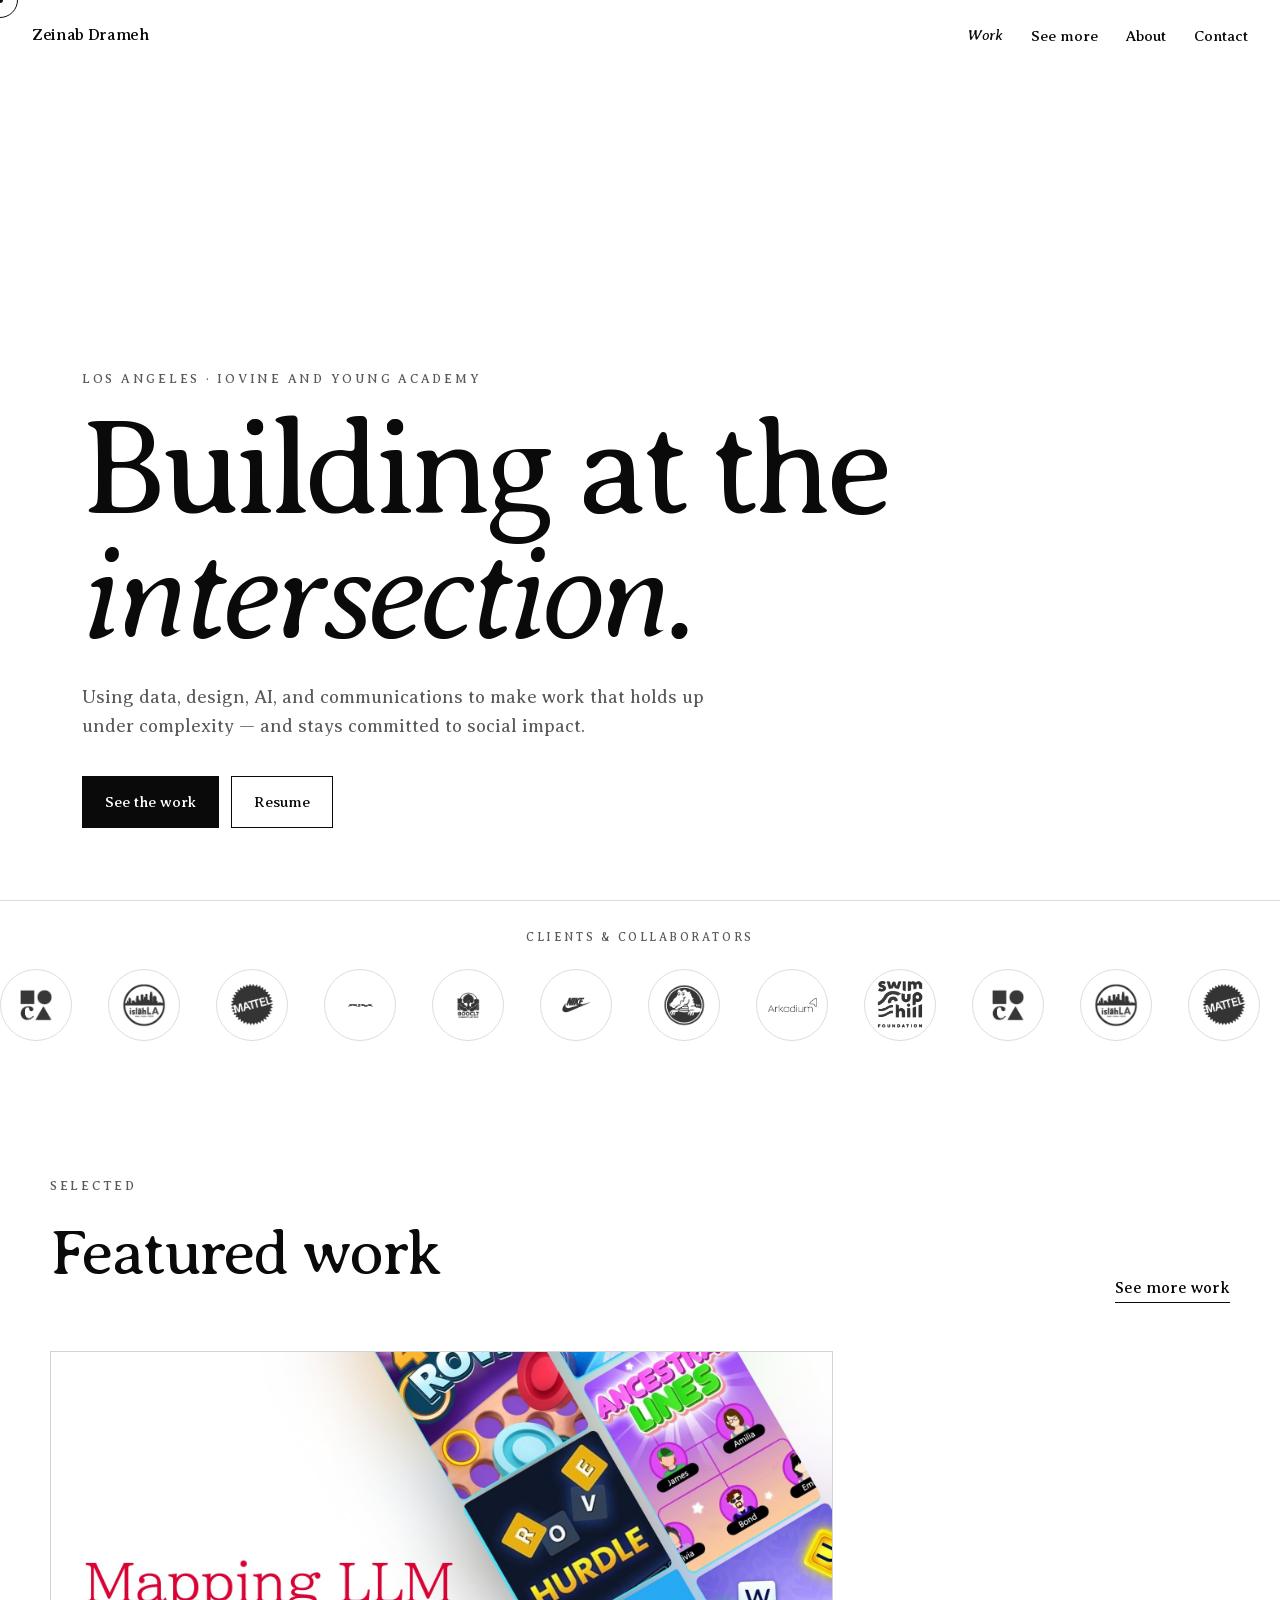
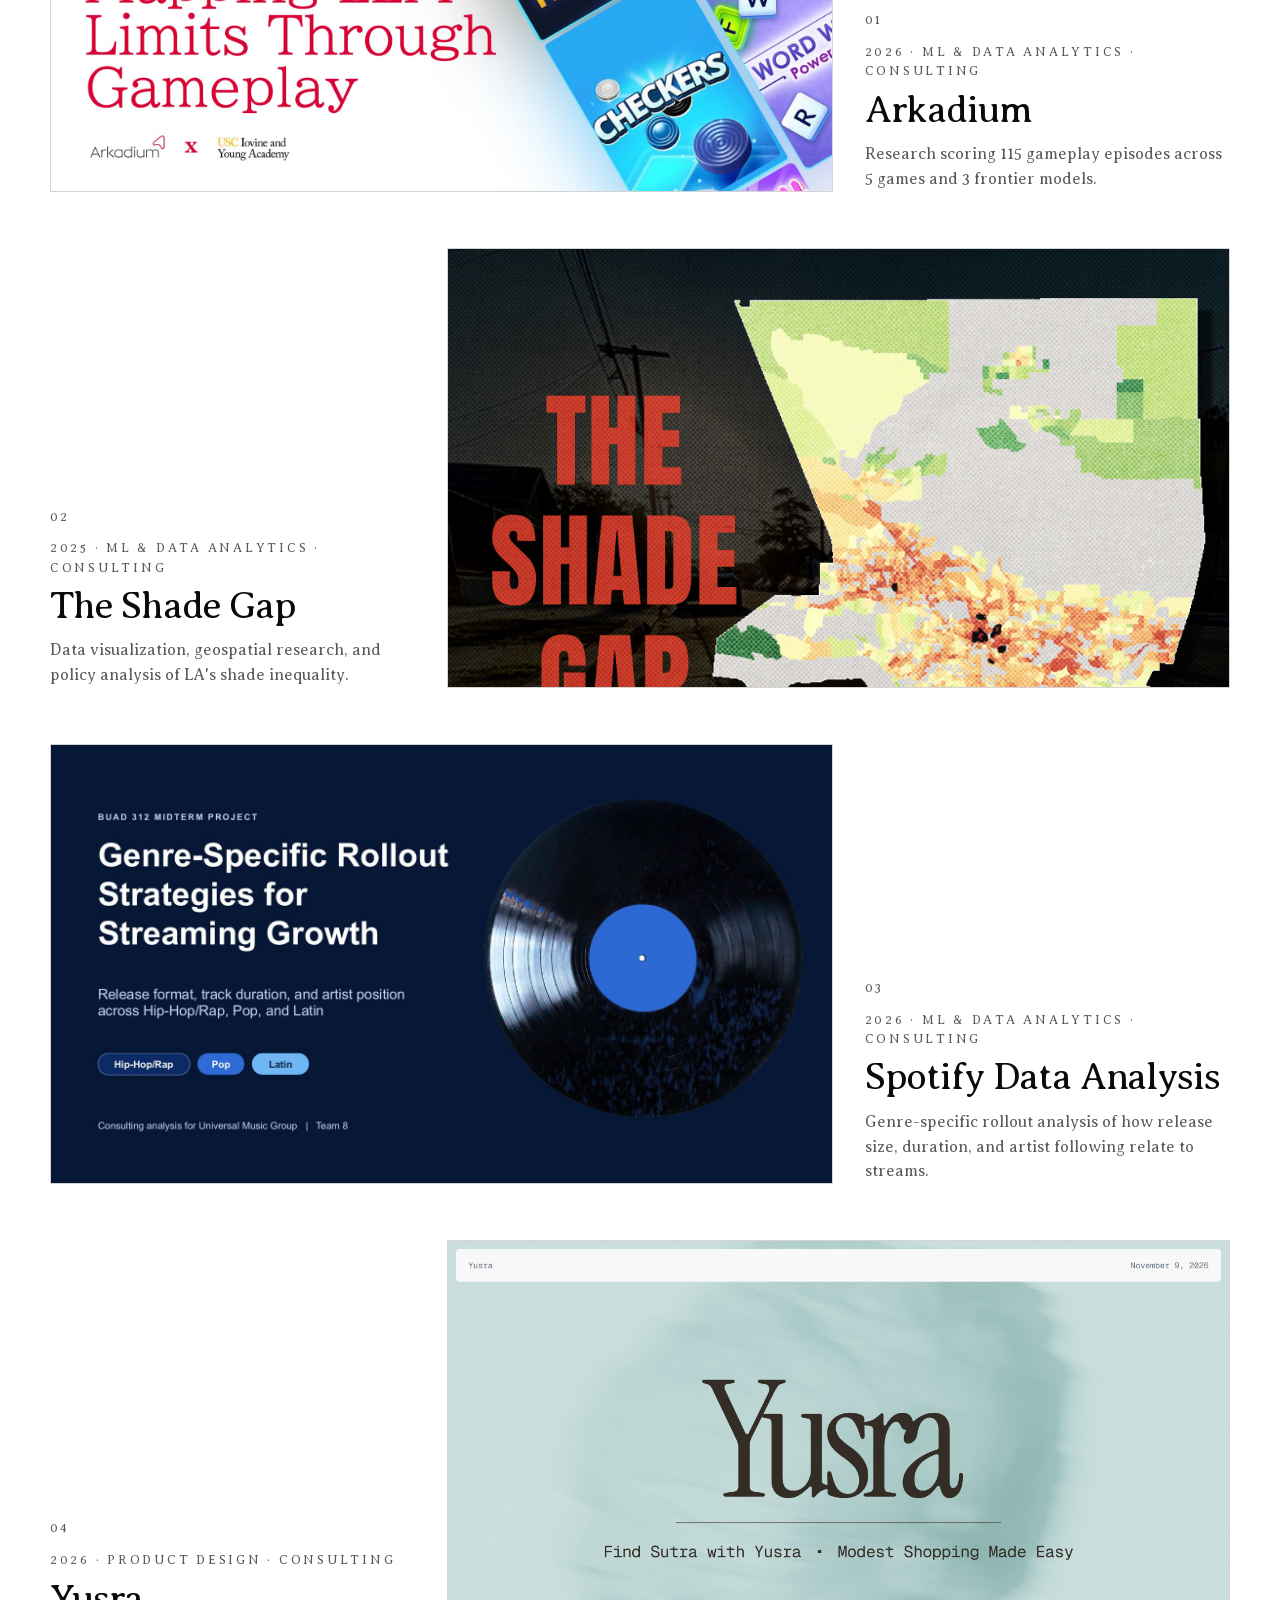
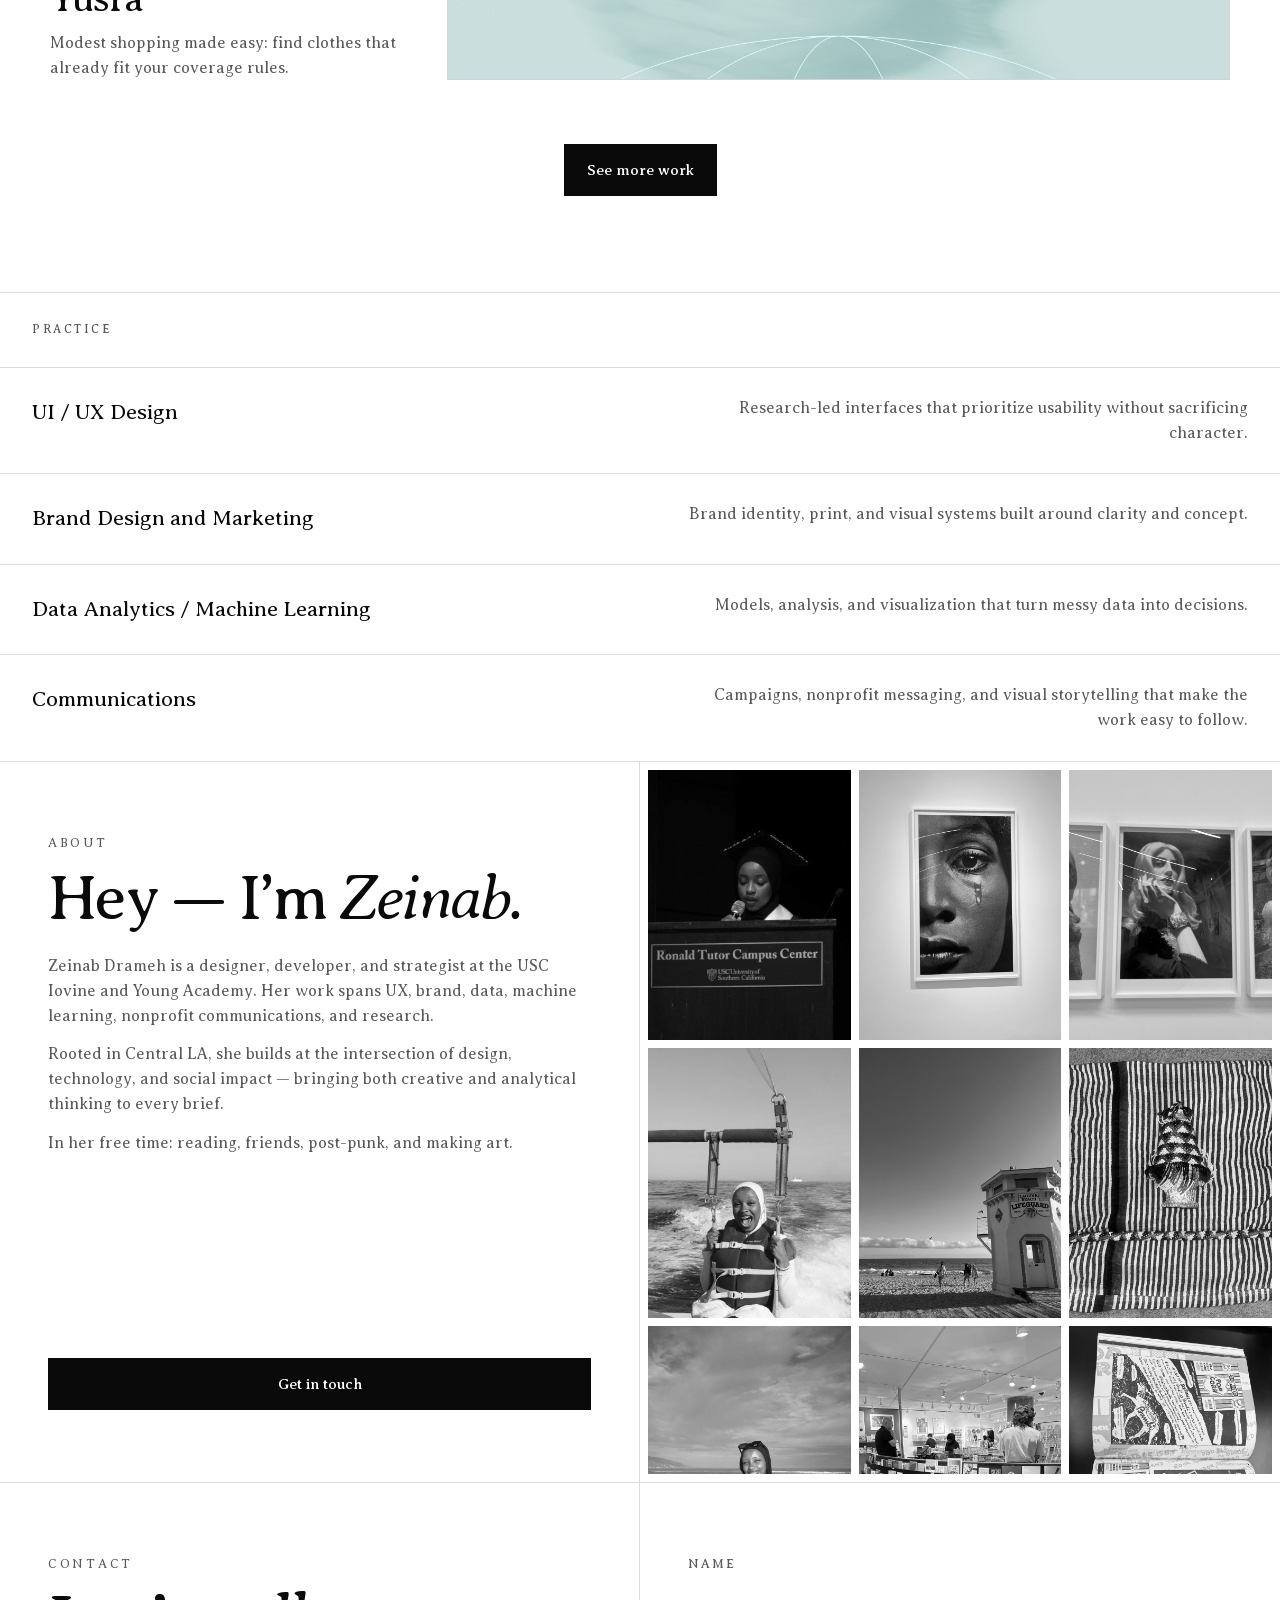
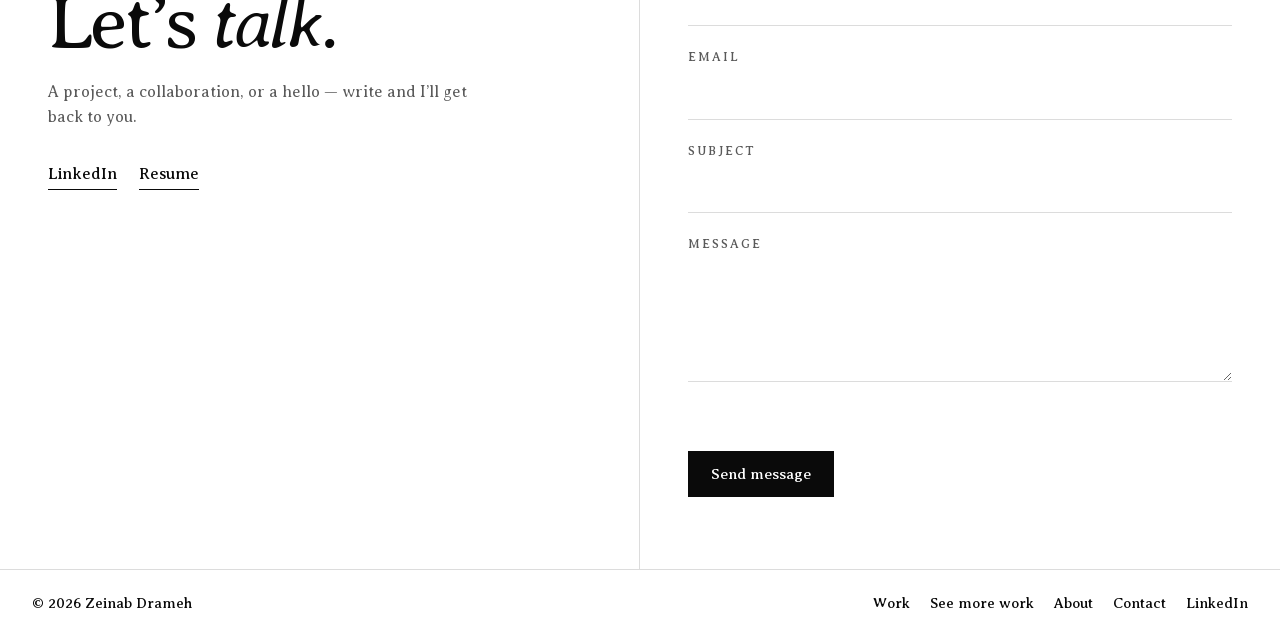
<file: index.html>
<!DOCTYPE html>
<html lang="en">
<head>
    <meta charset="UTF-8">
    <meta name="viewport" content="width=device-width, initial-scale=1.0">
    <title>Zeinab Drameh</title>
    <meta name="description" content="Zeinab Drameh builds at the intersection of data, design, AI, and communications.">
    <link rel="stylesheet" href="style.css?v=41">
    <noscript><style>.loader{display:none!important}body.is-loading{overflow:visible}</style></noscript>
</head>
<body data-page="home" class="is-loading">
    <div class="loader" id="loader" role="status" aria-live="polite" aria-busy="true" aria-label="Loading Zeinab Drameh's portfolio">
        <p class="loader-name">Zeinab<br>Drameh</p>
        <div class="balls" aria-hidden="true">
            <div class="ball ball-1"></div>
            <div class="ball ball-2"></div>
            <div class="ball ball-3"></div>
        </div>
    </div>
    <a class="skip-link" href="#main">Skip to content</a>
    <div class="cursor-dot" aria-hidden="true"></div>
    <div class="cursor-ring" aria-hidden="true"></div>

    <header class="site-header">
        <a class="brand" href="#home">Zeinab Drameh</a>
        <button class="nav-toggle" type="button" aria-expanded="false" aria-controls="primary-nav">
            <span class="sr-only">Menu</span>
            <span></span>
        </button>
        <nav id="primary-nav" class="primary-nav" aria-label="Primary">
            <a href="#work">Work</a>
            <a href="projects.html">See more</a>
            <a href="#about">About</a>
            <a href="#contact">Contact</a>
        </nav>
    </header>

    <main id="main">
        <section class="hero" id="home">
            <p class="eyebrow">Los Angeles · Iovine and Young Academy</p>
            <h1>
                <span>Building at the</span>
                <em>intersection.</em>
            </h1>
            <p class="hero-support">Using data, design, AI, and communications to make work that holds up under complexity — and stays committed to social impact.</p>
            <div class="hero-actions">
                <a class="btn" href="#work">See the work</a>
                <a class="btn btn-quiet" href="img/resume.pdf" target="_blank" rel="noopener noreferrer">Resume</a>
            </div>
        </section>

        <section class="clients-section" data-rise aria-label="Clients and collaborators">
            <p class="clients-label">Clients &amp; collaborators</p>
            <div class="clients-track-wrap">
                <div class="clients-track">
                    <a class="client-mark" href="https://www.moca.org/" target="_blank" rel="noopener noreferrer"><img src="img/clients/1.png" alt="MOCA"></a>
                    <a class="client-mark" href="https://islahla.org/" target="_blank" rel="noopener noreferrer"><img src="img/clients/2.png" alt="Islah LA"></a>
                    <a class="client-mark" href="https://about.mattel.com/" target="_blank" rel="noopener noreferrer"><img src="img/clients/3.png" alt="Mattel"></a>
                    <a class="client-mark" href="https://www.presq.studio/" target="_blank" rel="noopener noreferrer"><img src="img/clients/4.png" alt="PresQ Studios"></a>
                    <a class="client-mark" href="https://booclt.org/" target="_blank" rel="noopener noreferrer"><img src="img/clients/5.png" alt="BOOC"></a>
                    <a class="client-mark" href="https://www.nike.com/" target="_blank" rel="noopener noreferrer"><img src="img/clients/6.png" alt="Nike"></a>
                    <a class="client-mark" href="https://www.crocs.com/" target="_blank" rel="noopener noreferrer"><img src="img/clients/7.png" alt="Crocs"></a>
                    <a class="client-mark is-logo" href="https://corporate.arkadium.com/" target="_blank" rel="noopener noreferrer"><img src="img/clients/arkadium.png" alt="Arkadium"></a>
                    <a class="client-mark is-logo" href="https://www.swimuphill.org/" target="_blank" rel="noopener noreferrer"><img src="img/clients/swimuphill.png" alt="Swim Up Hill"></a>
                    <a class="client-mark" href="https://www.moca.org/" target="_blank" rel="noopener noreferrer"><img src="img/clients/1.png" alt=""></a>
                    <a class="client-mark" href="https://islahla.org/" target="_blank" rel="noopener noreferrer"><img src="img/clients/2.png" alt=""></a>
                    <a class="client-mark" href="https://about.mattel.com/" target="_blank" rel="noopener noreferrer"><img src="img/clients/3.png" alt=""></a>
                    <a class="client-mark" href="https://www.presq.studio/" target="_blank" rel="noopener noreferrer"><img src="img/clients/4.png" alt=""></a>
                    <a class="client-mark" href="https://booclt.org/" target="_blank" rel="noopener noreferrer"><img src="img/clients/5.png" alt=""></a>
                    <a class="client-mark" href="https://www.nike.com/" target="_blank" rel="noopener noreferrer"><img src="img/clients/6.png" alt=""></a>
                    <a class="client-mark" href="https://www.crocs.com/" target="_blank" rel="noopener noreferrer"><img src="img/clients/7.png" alt=""></a>
                    <a class="client-mark is-logo" href="https://corporate.arkadium.com/" target="_blank" rel="noopener noreferrer"><img src="img/clients/arkadium.png" alt=""></a>
                    <a class="client-mark is-logo" href="https://www.swimuphill.org/" target="_blank" rel="noopener noreferrer"><img src="img/clients/swimuphill.png" alt=""></a>
                </div>
            </div>
        </section>

        <section class="band" id="work" data-rise>
            <div class="wrap">
                <div class="band-head">
                    <div>
                        <p class="eyebrow">Selected</p>
                        <h2>Featured work</h2>
                    </div>
                    <a class="text-link" href="projects.html">See more work</a>
                </div>
                <div id="home-featured" class="feat-list"></div>
                <p class="more-work">
                    <a class="btn" href="projects.html">See more work</a>
                </p>
            </div>
        </section>

        <section id="process" class="skills-section" data-rise>
            <p class="skills-header">Practice</p>
            <div class="skill-item">
                <span class="skill-name">UI / UX Design</span>
                <span class="skill-desc">Research-led interfaces that prioritize usability without sacrificing character.</span>
            </div>
            <div class="skill-item">
                <span class="skill-name">Brand Design and Marketing</span>
                <span class="skill-desc">Brand identity, print, and visual systems built around clarity and concept.</span>
            </div>
            <div class="skill-item">
                <span class="skill-name">Data Analytics / Machine Learning</span>
                <span class="skill-desc">Models, analysis, and visualization that turn messy data into decisions.</span>
            </div>
            <div class="skill-item">
                <span class="skill-name">Communications</span>
                <span class="skill-desc">Campaigns, nonprofit messaging, and visual storytelling that make the work easy to follow.</span>
            </div>
        </section>

        <section id="about" data-rise>
            <div class="about-layout">
                <div class="about-text">
                    <div>
                        <p class="eyebrow">About</p>
                        <h1>Hey — I’m <em>Zeinab.</em></h1>
                        <p>Zeinab Drameh is a designer, developer, and strategist at the USC Iovine and Young Academy. Her work spans UX, brand, data, machine learning, nonprofit communications, and research.</p>
                        <p>Rooted in Central LA, she builds at the intersection of design, technology, and social impact — bringing both creative and analytical thinking to every brief.</p>
                        <p>In her free time: reading, friends, post-punk, and making art.</p>
                    </div>
                    <a class="btn" href="#contact">Get in touch</a>
                </div>
                <div class="about-photo">
                    <div class="carousel up">
                        <div class="scroll-container">
                            <img src="img/about/speaking.jpeg" alt="Zeinab speaking at the Ronald Tutor Campus Center">
                            <img src="img/about/09.jpg" alt="">
                            <img src="img/about/15.jpg" alt="">
                            <img src="img/about/16.jpg" alt="">
                            <img src="img/about/01.jpg" alt="">
                            <img src="img/about/08.jpg" alt="">
                            <img src="img/about/speaking.jpeg" alt="">
                            <img src="img/about/09.jpg" alt="">
                            <img src="img/about/15.jpg" alt="">
                            <img src="img/about/16.jpg" alt="">
                            <img src="img/about/01.jpg" alt="">
                            <img src="img/about/08.jpg" alt="">
                        </div>
                    </div>
                    <div class="carousel down">
                        <div class="scroll-container">
                            <img src="img/about/03.jpg" alt="">
                            <img src="img/about/10.jpg" alt="">
                            <img src="img/about/14.jpg" alt="">
                            <img src="img/about/04.jpg" alt="">
                            <img src="img/about/05.jpg" alt="">
                            <img src="img/about/12.jpg" alt="">
                            <img src="img/about/03.jpg" alt="">
                            <img src="img/about/10.jpg" alt="">
                            <img src="img/about/14.jpg" alt="">
                            <img src="img/about/04.jpg" alt="">
                            <img src="img/about/05.jpg" alt="">
                            <img src="img/about/12.jpg" alt="">
                        </div>
                    </div>
                    <div class="carousel up">
                        <div class="scroll-container">
                            <img src="img/about/02.jpg" alt="">
                            <img src="img/about/06.jpg" alt="">
                            <img src="img/about/07.jpg" alt="">
                            <img src="img/about/11.jpg" alt="">
                            <img src="img/about/13.jpg" alt="">
                            <img src="img/about/02.jpg" alt="">
                            <img src="img/about/06.jpg" alt="">
                            <img src="img/about/07.jpg" alt="">
                            <img src="img/about/11.jpg" alt="">
                            <img src="img/about/13.jpg" alt="">
                        </div>
                    </div>
                </div>
            </div>
        </section>

        <section id="contact" data-rise>
            <div class="contact-layout">
                <div class="contact-intro">
                    <p class="eyebrow">Contact</p>
                    <h1>Let’s <em>talk.</em></h1>
                    <p>A project, a collaboration, or a hello — write and I’ll get back to you.</p>
                    <div class="contact-links">
                        <a href="https://www.linkedin.com/in/zeinab-drameh-850751368/" target="_blank" rel="noopener noreferrer">LinkedIn</a>
                        <a href="img/resume.pdf" target="_blank" rel="noopener noreferrer">Resume</a>
                    </div>
                </div>
                <div class="contact-form-wrap">
                    <form class="contact-form" id="contact-form" novalidate>
                        <div class="form-group">
                            <label for="name">Name</label>
                            <input type="text" id="name" name="name" autocomplete="name">
                        </div>
                        <div class="form-group">
                            <label for="email">Email</label>
                            <input type="email" id="email" name="email" autocomplete="email">
                        </div>
                        <div class="form-group">
                            <label for="subject">Subject</label>
                            <input type="text" id="subject" name="subject">
                        </div>
                        <div class="form-group">
                            <label for="body">Message</label>
                            <textarea id="body" name="body"></textarea>
                        </div>
                        <p id="form-message" role="status"></p>
                        <button type="submit" class="form-submit">Send message</button>
                    </form>
                </div>
            </div>
        </section>
    </main>

    <footer class="site-footer">
        <span>© 2026 Zeinab Drameh</span>
        <nav aria-label="Footer">
            <a href="#work">Work</a>
            <a href="projects.html">See more work</a>
            <a href="#about">About</a>
            <a href="#contact">Contact</a>
            <a href="https://www.linkedin.com/in/zeinab-drameh-850751368/" target="_blank" rel="noopener noreferrer">LinkedIn</a>
        </nav>
    </footer>

    <script>
        setTimeout(function () {
            var loader = document.getElementById("loader");
            if (!loader || loader.classList.contains("is-done")) return;
            loader.classList.add("is-done");
            document.body.classList.remove("is-loading");
        }, 12000);
    </script>
    <script src="projects.js?v=41"></script>
    <script src="script.js?v=41"></script>
</body>
</html>
</file>
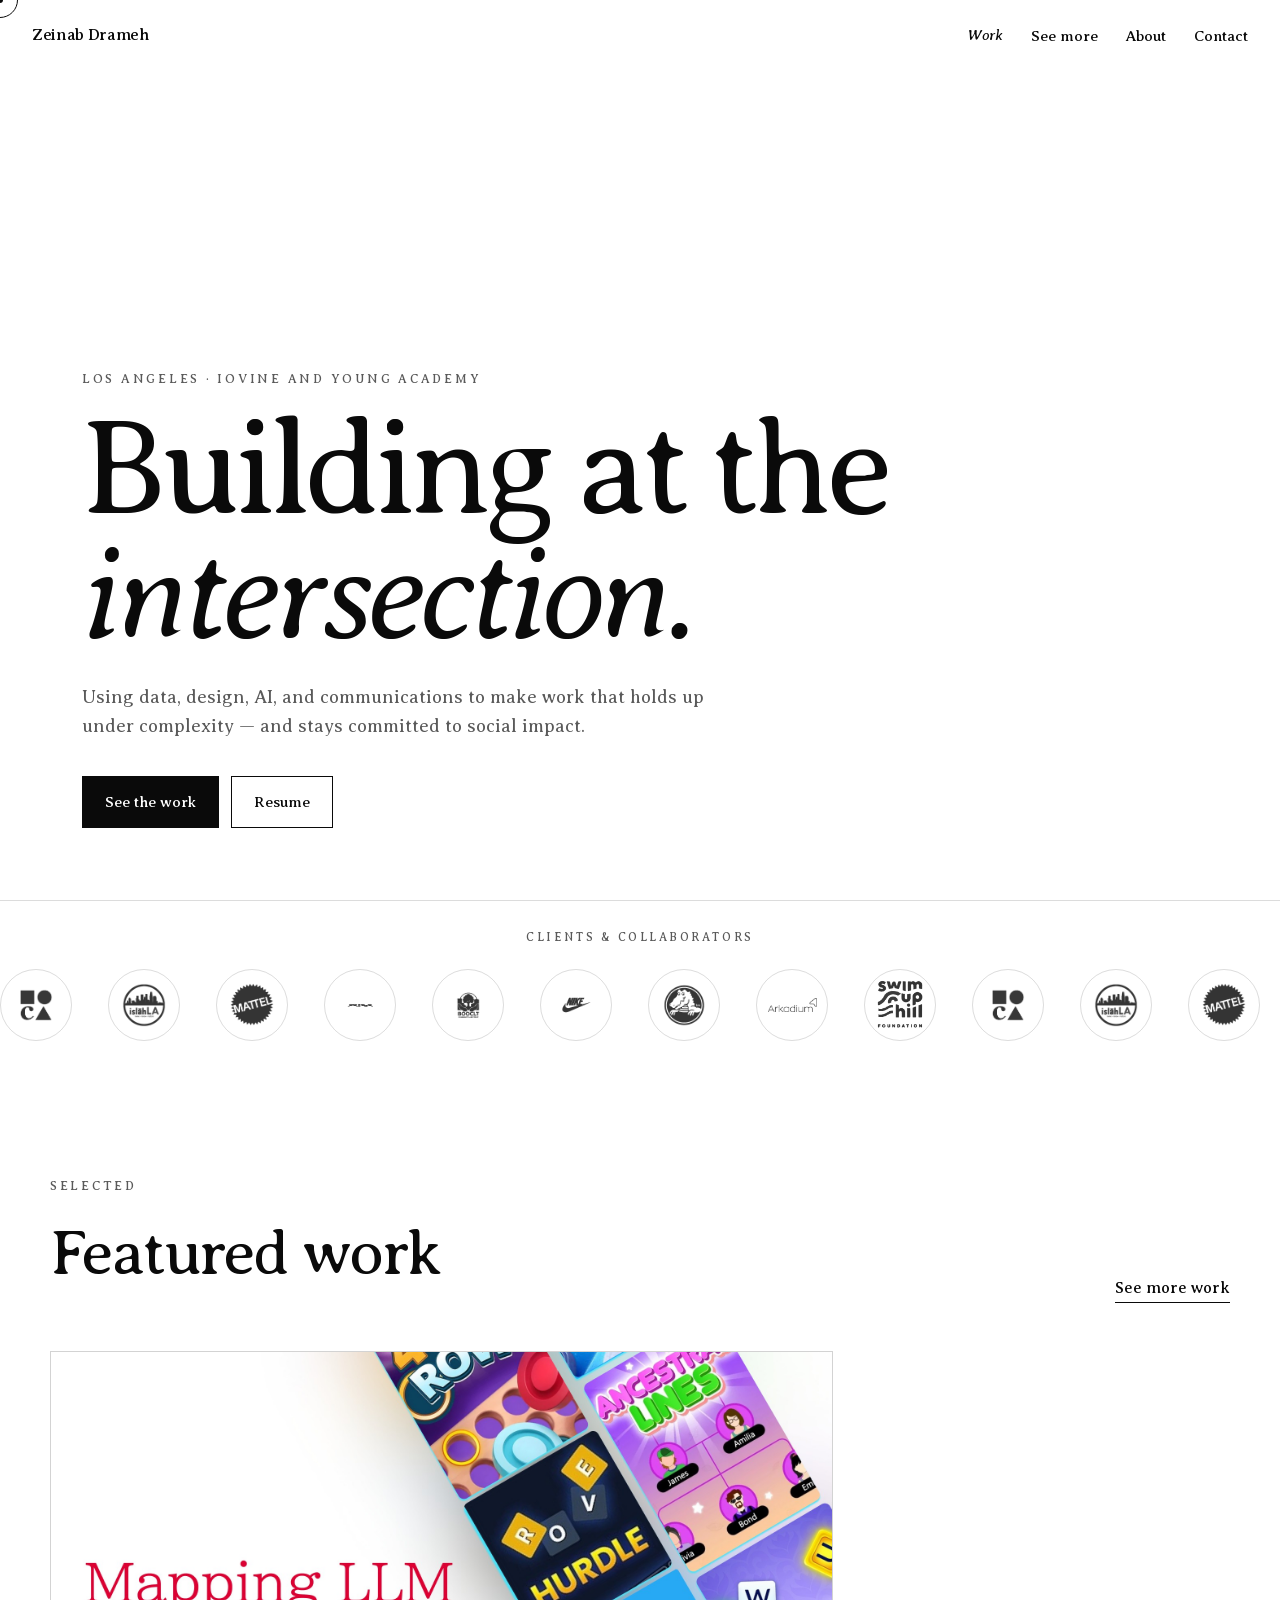
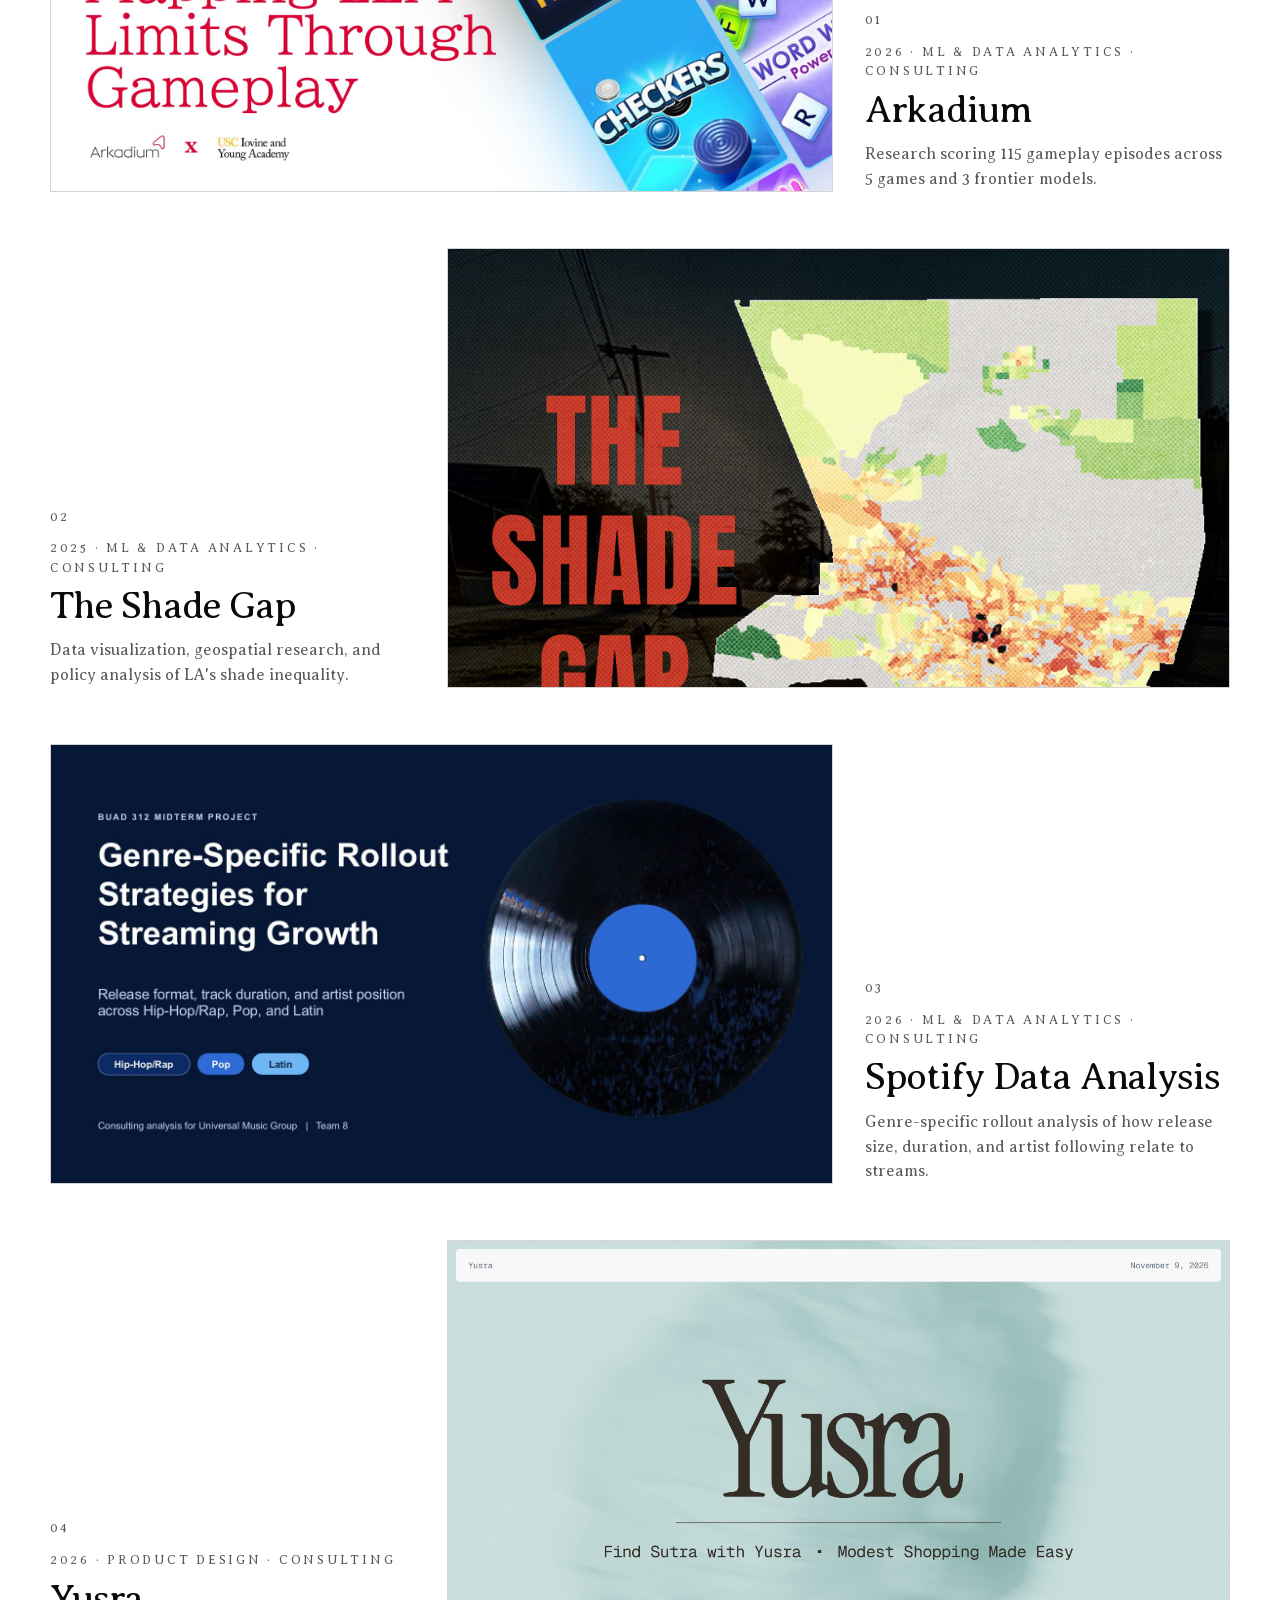
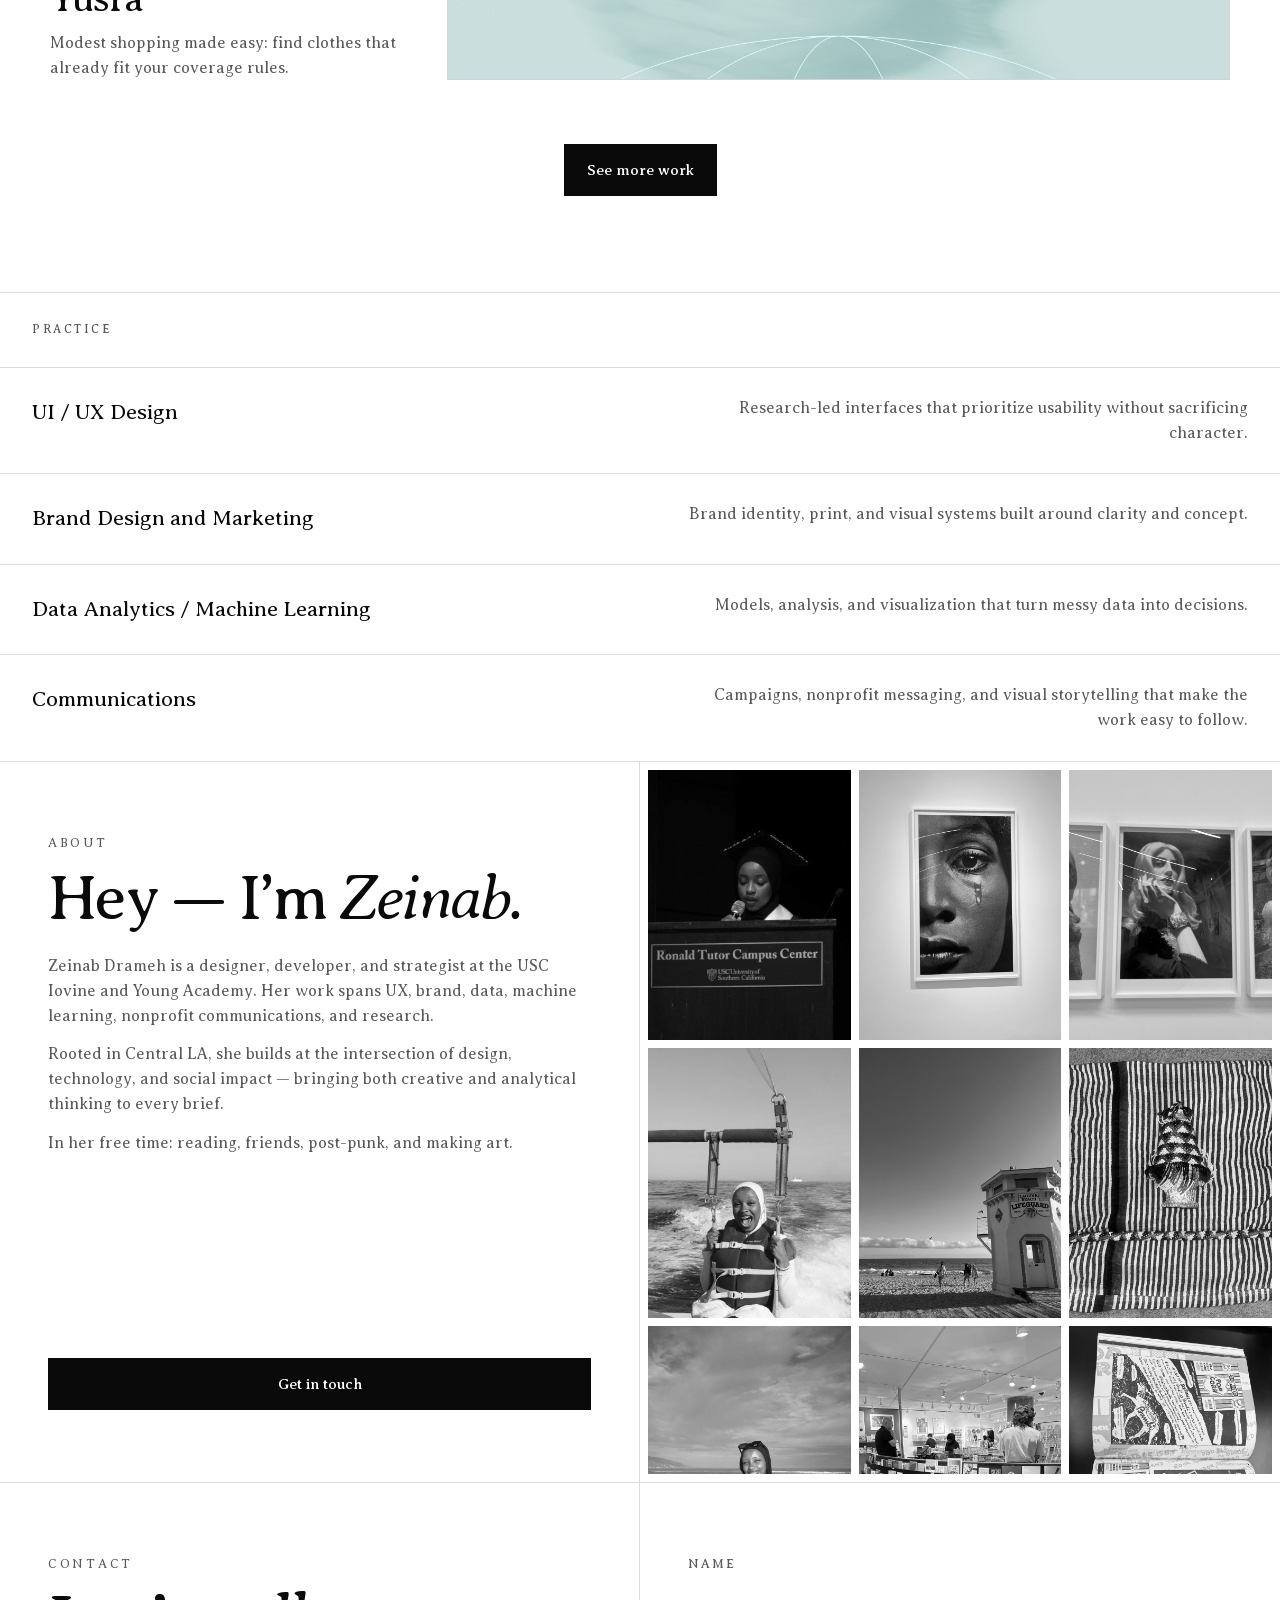
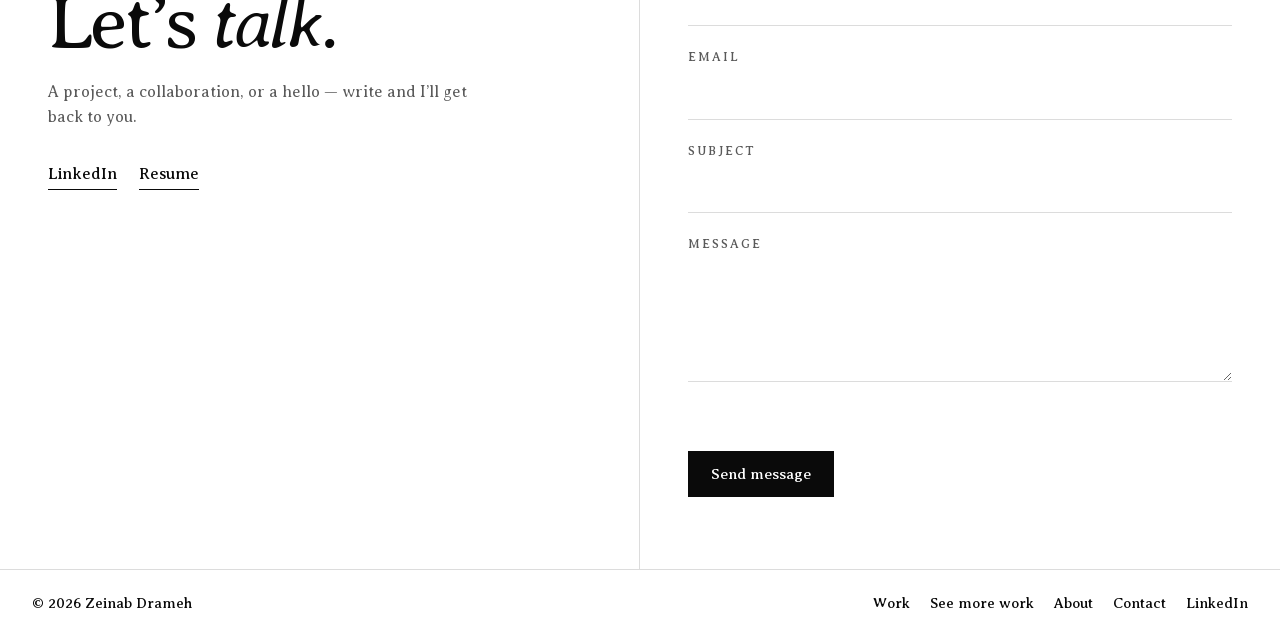
<file: featured.html>
<!DOCTYPE html>
<html lang="en">
<head>
    <meta charset="UTF-8">
    <meta name="viewport" content="width=device-width, initial-scale=1.0">
    <title>Featured — Zeinab Drameh</title>
    <meta http-equiv="refresh" content="0; url=index.html#work">
    <link rel="canonical" href="index.html#work">
    <script>location.replace("index.html#work");</script>
</head>
<body>
    <p><a href="index.html#work">Featured work lives on the home page.</a></p>
</body>
</html>
</file>
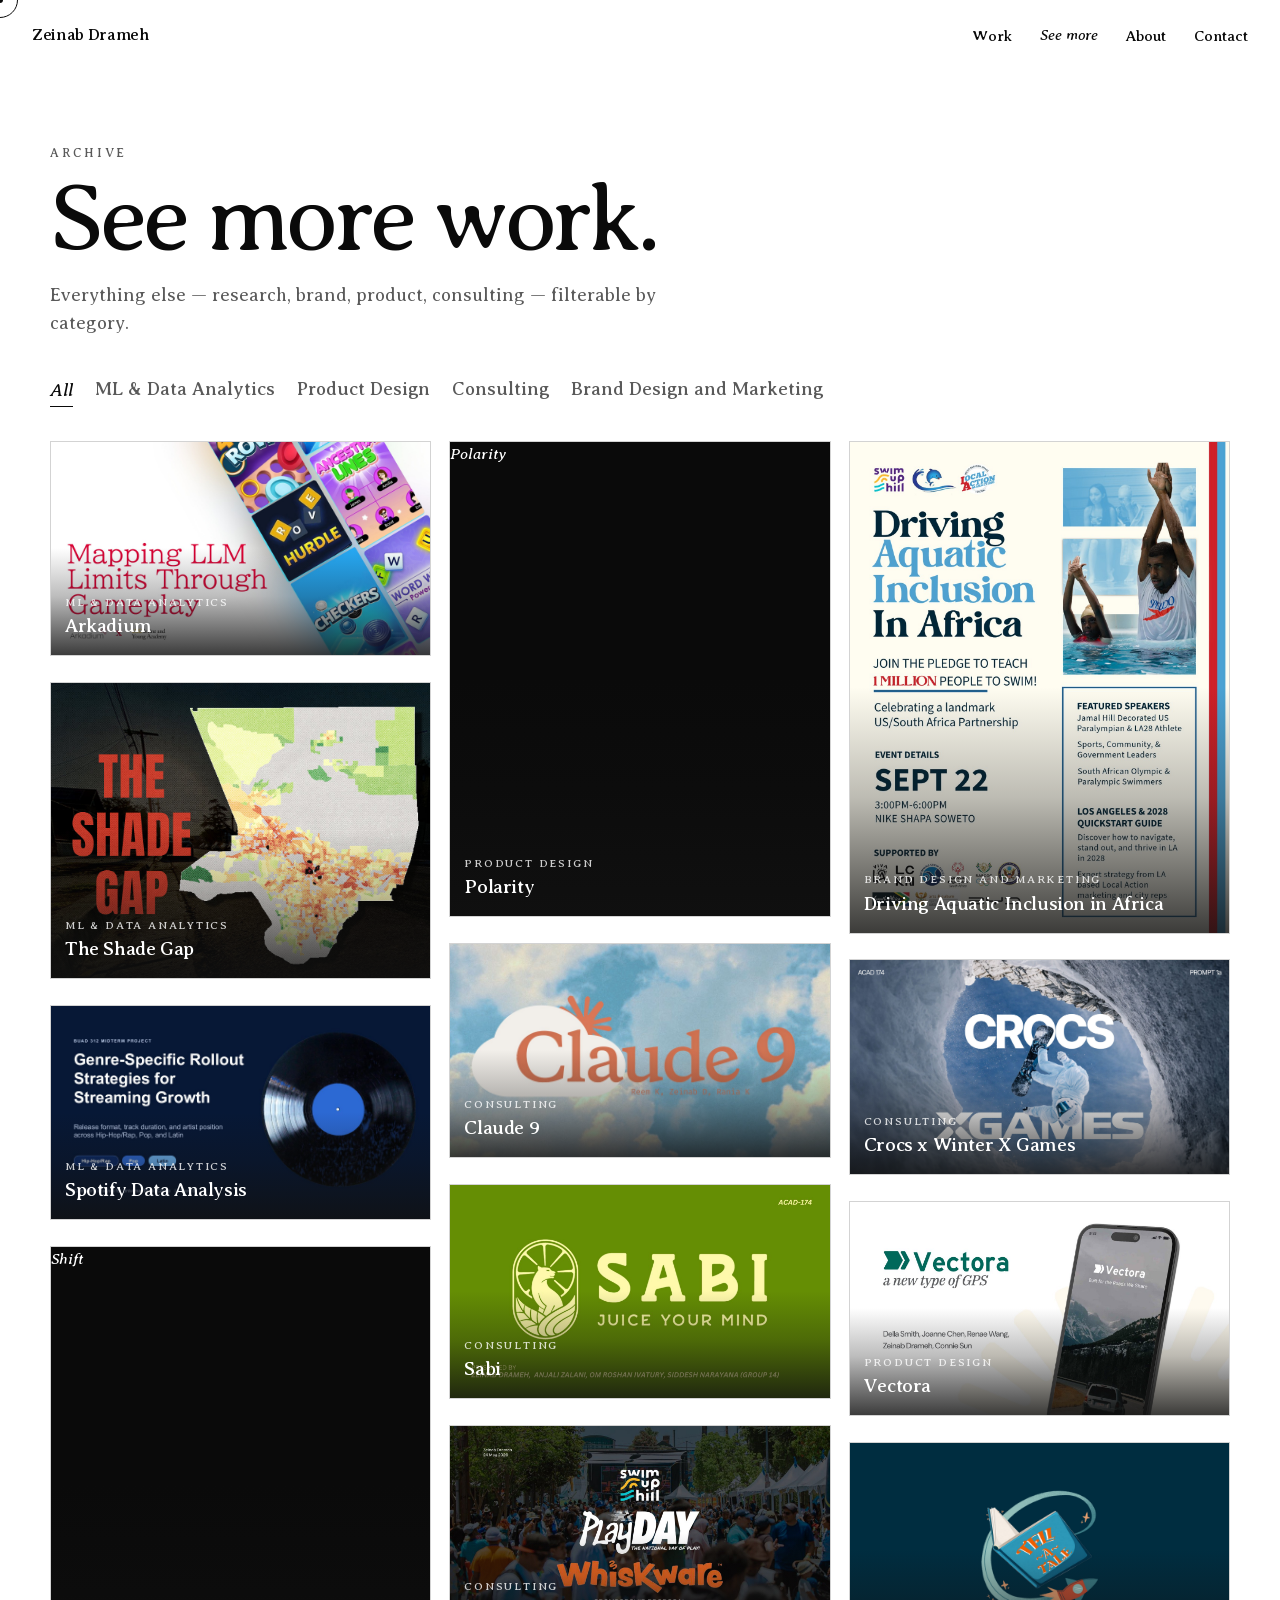
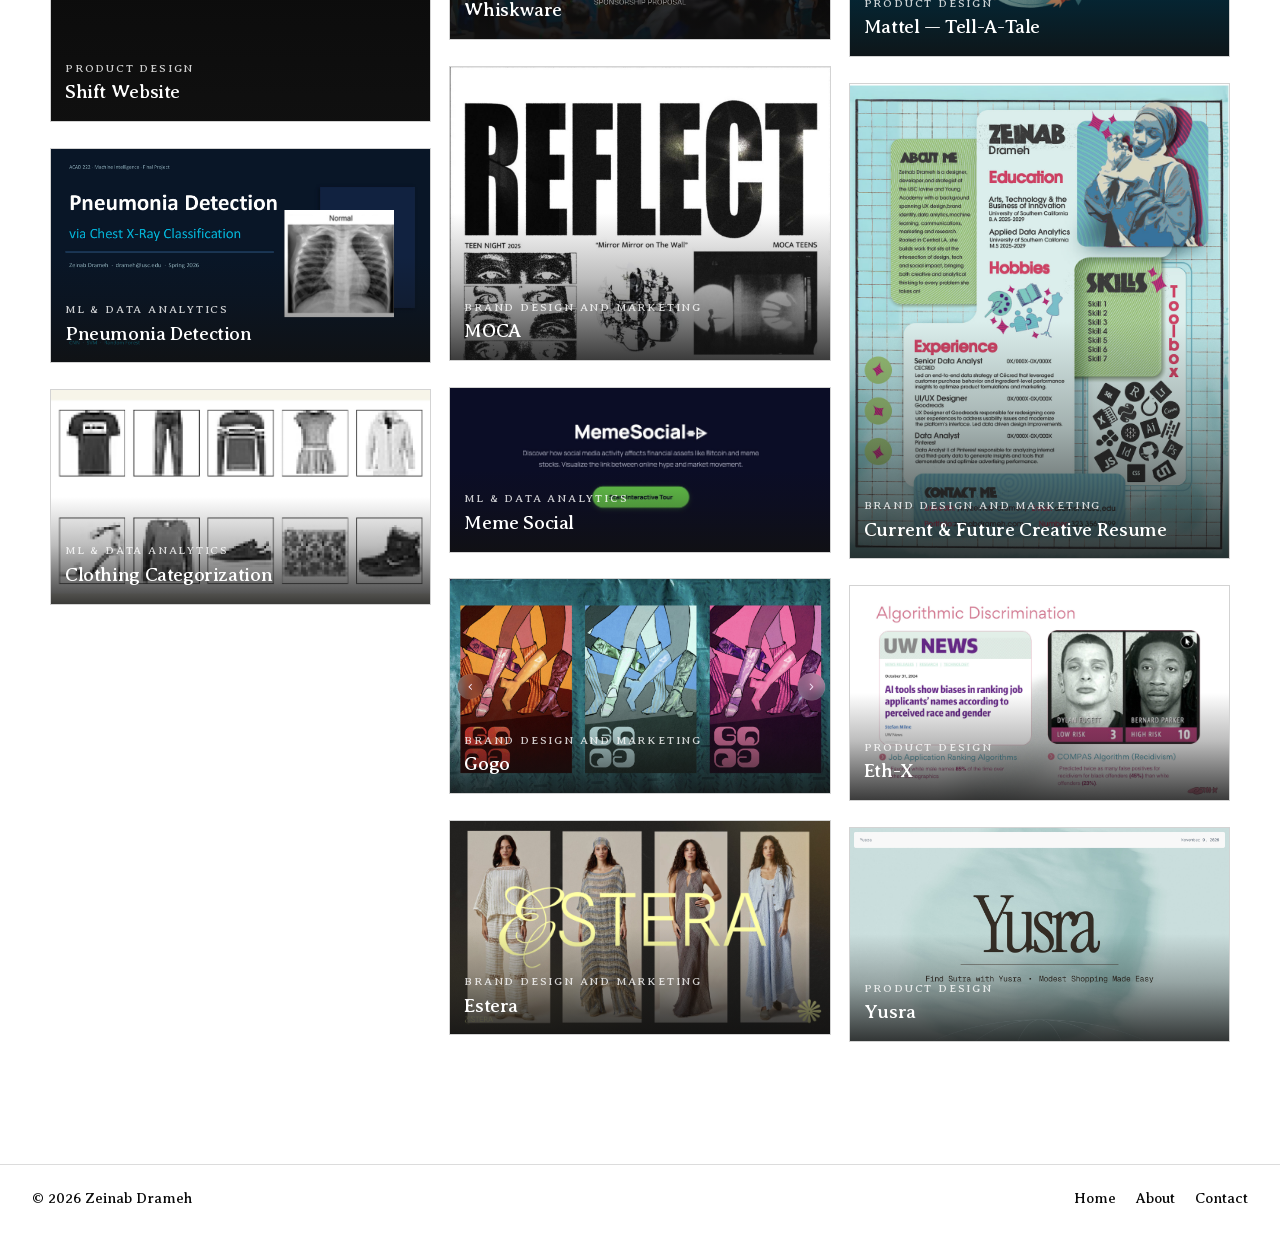
<file: projects.html>
<!DOCTYPE html>
<html lang="en">
<head>
    <meta charset="UTF-8">
    <meta name="viewport" content="width=device-width, initial-scale=1.0">
    <title>See more work — Zeinab Drameh</title>
    <meta name="description" content="The full archive of work by Zeinab Drameh, filterable by category.">
    <link rel="stylesheet" href="style.css?v=41">
    <noscript><style>.loader{display:none!important}body.is-loading{overflow:visible}</style></noscript>
</head>
<body data-page="projects" class="is-loading">
    <div class="loader" id="loader" role="status" aria-live="polite" aria-busy="true" aria-label="Loading Zeinab Drameh's portfolio">
        <p class="loader-name">Zeinab<br>Drameh</p>
        <div class="balls" aria-hidden="true">
            <div class="ball ball-1"></div>
            <div class="ball ball-2"></div>
            <div class="ball ball-3"></div>
        </div>
    </div>
    <a class="skip-link" href="#main">Skip to content</a>
    <div class="cursor-dot" aria-hidden="true"></div>
    <div class="cursor-ring" aria-hidden="true"></div>

    <header class="site-header">
        <a class="brand" href="index.html">Zeinab Drameh</a>
        <button class="nav-toggle" type="button" aria-expanded="false" aria-controls="primary-nav">
            <span class="sr-only">Menu</span>
            <span></span>
        </button>
        <nav id="primary-nav" class="primary-nav" aria-label="Primary">
            <a href="index.html#work">Work</a>
            <a href="projects.html" aria-current="page">See more</a>
            <a href="index.html#about">About</a>
            <a href="index.html#contact">Contact</a>
        </nav>
    </header>

    <main id="main" class="archive-page">
        <header class="page-intro" data-rise>
            <div class="wrap">
                <p class="eyebrow">Archive</p>
                <h1>See more work.</h1>
                <p class="lede">Everything else — research, brand, product, consulting — filterable by category.</p>
                <div class="project-filters" id="project-filters" role="tablist" aria-label="Filter projects by category"></div>
            </div>
        </header>
        <div class="wrap">
            <div class="work-gallery" id="work-gallery"></div>
        </div>
    </main>

    <footer class="site-footer">
        <span>© 2026 Zeinab Drameh</span>
        <nav aria-label="Footer">
            <a href="index.html">Home</a>
            <a href="index.html#about">About</a>
            <a href="index.html#contact">Contact</a>
        </nav>
    </footer>

    <script>
        setTimeout(function () {
            var loader = document.getElementById("loader");
            if (!loader || loader.classList.contains("is-done")) return;
            loader.classList.add("is-done");
            document.body.classList.remove("is-loading");
        }, 12000);
    </script>
    <script src="projects.js?v=41"></script>
    <script src="script.js?v=41"></script>
</body>
</html>
</file>
<file: style.css>
/* ============================================
   Zeinab Drameh — black, white, Averia Serif Libre
============================================ */

@font-face {
    font-family: "Averia Serif Libre";
    src: url("fonts/averia-300.woff2") format("woff2");
    font-weight: 300;
    font-style: normal;
    font-display: swap;
}
@font-face {
    font-family: "Averia Serif Libre";
    src: url("fonts/averia-400.woff2") format("woff2");
    font-weight: 400;
    font-style: normal;
    font-display: swap;
}
@font-face {
    font-family: "Averia Serif Libre";
    src: url("fonts/averia-700.woff2") format("woff2");
    font-weight: 700;
    font-style: normal;
    font-display: swap;
}
@font-face {
    font-family: "Averia Serif Libre";
    src: url("fonts/averia-300-italic.woff2") format("woff2");
    font-weight: 300;
    font-style: italic;
    font-display: swap;
}
@font-face {
    font-family: "Averia Serif Libre";
    src: url("fonts/averia-400-italic.woff2") format("woff2");
    font-weight: 400;
    font-style: italic;
    font-display: swap;
}
@font-face {
    font-family: "Averia Serif Libre";
    src: url("fonts/averia-700-italic.woff2") format("woff2");
    font-weight: 700;
    font-style: italic;
    font-display: swap;
}

:root {
    --bg: #ffffff;
    --paper: #f4f4f4;
    --ink: #0a0a0a;
    --muted: #5a5a5a;
    --line: rgba(10, 10, 10, 0.14);
    --fill: #0a0a0a;
    --invert: #ffffff;
    --font: "Averia Serif Libre", "Times New Roman", serif;
    --ease: cubic-bezier(0.22, 1, 0.36, 1);
    --header: 72px;
    --radius: 999px;
}

*, *::before, *::after { box-sizing: border-box; margin: 0; padding: 0; }

html { scroll-behavior: smooth; }

body {
    font-family: var(--font);
    background: var(--bg);
    color: var(--ink);
    overflow-x: clip;
    line-height: 1.55;
    font-weight: 400;
}

body.is-loading { overflow: hidden; }

body.has-cursor,
body.has-cursor a,
body.has-cursor button,
body.has-cursor summary { cursor: none; }

body.has-cursor input,
body.has-cursor textarea { cursor: text; }

img { max-width: 100%; display: block; }
a { color: inherit; }

::selection {
    background: var(--ink);
    color: var(--bg);
}

.skip-link {
    position: absolute;
    left: 16px;
    top: -40px;
    z-index: 100;
    background: var(--ink);
    color: var(--bg);
    padding: 8px 12px;
    font-size: 13px;
}
.skip-link:focus { top: 12px; }

:focus-visible {
    outline: 1px solid var(--ink);
    outline-offset: 3px;
}

.sr-only {
    position: absolute;
    width: 1px;
    height: 1px;
    padding: 0;
    margin: -1px;
    overflow: hidden;
    clip: rect(0, 0, 0, 0);
    border: 0;
}

.wrap {
    width: min(1180px, calc(100% - 64px));
    margin: 0 auto;
}

.eyebrow {
    font-size: 0.78rem;
    letter-spacing: 0.22em;
    text-transform: uppercase;
    color: var(--muted);
    font-weight: 400;
}

.lede {
    max-width: 36em;
    color: var(--muted);
    font-size: 1.15rem;
    font-weight: 300;
    margin-top: 16px;
}

.text-link {
    display: inline-flex;
    align-items: center;
    gap: 8px;
    text-decoration: none;
    border-bottom: 1px solid var(--ink);
    padding-bottom: 2px;
    font-size: 1rem;
}
.text-link:hover { opacity: 0.55; }

.btn,
.form-submit {
    display: inline-flex;
    align-items: center;
    justify-content: center;
    gap: 8px;
    background: var(--ink);
    color: var(--bg);
    text-decoration: none;
    border: 1px solid var(--ink);
    padding: 13px 22px;
    font-family: inherit;
    font-size: 0.95rem;
    font-weight: 400;
    cursor: pointer;
    transition: background 0.25s var(--ease), color 0.25s var(--ease);
}
.btn:hover,
.form-submit:hover {
    background: transparent;
    color: var(--ink);
}
.btn-quiet {
    background: transparent;
    color: var(--ink);
}
.btn-quiet:hover {
    background: var(--ink);
    color: var(--bg);
}

.tag-row { display: flex; flex-wrap: wrap; gap: 8px; }
.tag {
    border: 1px solid var(--line);
    padding: 5px 11px;
    font-size: 0.72rem;
    letter-spacing: 0.12em;
    text-transform: uppercase;
}

/* ---------- loader ---------- */
.loader {
    position: fixed;
    inset: 0;
    z-index: 90;
    display: grid;
    place-content: center;
    gap: 28px;
    background: var(--bg);
    text-align: center;
    transition: opacity 0.6s var(--ease), visibility 0.6s;
}
.loader.is-done {
    opacity: 0;
    visibility: hidden;
    pointer-events: none;
}
.loader-name {
    font-size: clamp(2.4rem, 7vw, 4.2rem);
    font-weight: 300;
    font-style: italic;
    line-height: 0.95;
    letter-spacing: -0.03em;
}
.balls { display: flex; justify-content: center; gap: 10px; }
.ball {
    width: 9px;
    height: 9px;
    border-radius: 50%;
    background: var(--ink);
    animation: bounce 0.9s ease-in-out infinite;
}
.ball-2 { animation-delay: 0.12s; }
.ball-3 { animation-delay: 0.24s; }
@keyframes bounce {
    0%, 80%, 100% { transform: translateY(0); }
    40% { transform: translateY(-8px); }
}

/* ---------- cursor ---------- */
.cursor-dot,
.cursor-ring {
    display: none;
    position: fixed;
    top: 0;
    left: 0;
    border-radius: 999px;
    pointer-events: none;
    z-index: 80;
}
body.has-cursor .cursor-dot,
body.has-cursor .cursor-ring { display: block; }
.cursor-dot {
    width: 6px;
    height: 6px;
    margin: -3px 0 0 -3px;
    background: var(--ink);
}
.cursor-ring {
    width: 36px;
    height: 36px;
    margin: -18px 0 0 -18px;
    border: 1px solid var(--ink);
    transition: width 0.25s var(--ease), height 0.25s var(--ease), margin 0.25s var(--ease);
}
body.is-cursor-down .cursor-ring {
    width: 22px;
    height: 22px;
    margin: -11px 0 0 -11px;
}
body.is-cursor-hot .cursor-ring {
    width: 52px;
    height: 52px;
    margin: -26px 0 0 -26px;
}

/* ---------- header ---------- */
.site-header {
    position: sticky;
    top: 0;
    z-index: 40;
    display: flex;
    align-items: center;
    justify-content: space-between;
    gap: 24px;
    min-height: var(--header);
    padding: 0 32px;
    background: color-mix(in srgb, var(--bg) 86%, transparent);
    backdrop-filter: blur(16px);
    -webkit-backdrop-filter: blur(16px);
    border-bottom: 1px solid transparent;
}
.site-header.is-scrolled { border-bottom-color: var(--line); }
.brand {
    text-decoration: none;
    font-size: 1.05rem;
    font-weight: 400;
    letter-spacing: -0.02em;
}
.primary-nav {
    display: flex;
    align-items: center;
    gap: 28px;
}
.primary-nav a {
    text-decoration: none;
    font-size: 0.95rem;
}
.primary-nav a[aria-current="page"],
.primary-nav a:hover { font-style: italic; }
.nav-toggle {
    display: none;
    width: 40px;
    height: 40px;
    border: 0;
    background: none;
    position: relative;
}
.nav-toggle span,
.nav-toggle span::before,
.nav-toggle span::after {
    display: block;
    width: 18px;
    height: 1px;
    background: var(--ink);
    position: absolute;
    left: 11px;
}
.nav-toggle span { top: 19px; }
.nav-toggle span::before { content: ""; top: -6px; }
.nav-toggle span::after { content: ""; top: 6px; }

/* ---------- hero ---------- */
.hero {
    min-height: calc(100svh - var(--header));
    display: flex;
    flex-direction: column;
    justify-content: flex-end;
    padding: 48px 32px 72px;
    max-width: 1180px;
    margin: 0 auto;
    width: calc(100% - 0px);
}
.hero h1 {
    font-size: clamp(3.4rem, 11vw, 8.4rem);
    font-weight: 300;
    line-height: 0.92;
    letter-spacing: -0.045em;
    margin: 18px 0 28px;
}
.hero h1 span { display: block; }
.hero h1 em {
    font-style: italic;
    font-weight: 300;
}
.hero-support {
    max-width: 34em;
    font-size: 1.15rem;
    font-weight: 300;
    color: var(--muted);
    margin-bottom: 36px;
}
.hero-actions { display: flex; flex-wrap: wrap; gap: 12px; }

/* ---------- clients ---------- */
.clients-section {
    padding: 28px 0 48px;
    border-top: 1px solid var(--line);
    overflow: hidden;
}
.clients-label {
    text-align: center;
    font-size: 0.72rem;
    letter-spacing: 0.22em;
    text-transform: uppercase;
    color: var(--muted);
    margin-bottom: 22px;
}
.clients-track {
    display: flex;
    gap: 36px;
    width: max-content;
    animation: marquee 32s linear infinite;
}
.clients-track:hover { animation-play-state: paused; }
@keyframes marquee {
    from { transform: translateX(0); }
    to { transform: translateX(-50%); }
}
.client-mark {
    width: 72px;
    height: 72px;
    border: 1px solid var(--line);
    border-radius: 50%;
    display: grid;
    place-items: center;
    overflow: hidden;
    flex-shrink: 0;
}
.client-mark img {
    width: 62%;
    height: 62%;
    object-fit: contain;
    filter: grayscale(1) contrast(1.15);
}
.client-mark.is-logo img { width: 70%; height: 70%; }

/* ---------- featured ---------- */
.band { padding: 88px 0 96px; }
.band-head {
    display: flex;
    justify-content: space-between;
    align-items: flex-end;
    gap: 24px;
    margin-bottom: 48px;
}
.band-head h2 {
    font-size: clamp(2.4rem, 5vw, 4rem);
    font-weight: 300;
    letter-spacing: -0.04em;
    margin-top: 8px;
}
.feat-list { display: grid; gap: 56px; }
.feat-card {
    display: grid;
    grid-template-columns: minmax(0, 1.5fr) minmax(240px, 0.7fr);
    gap: 32px;
    align-items: end;
    text-decoration: none;
}
.feat-card:nth-child(even) { grid-template-columns: minmax(240px, 0.7fr) minmax(0, 1.5fr); }
.feat-card:nth-child(even) .feat-media { order: 2; }
.feat-media {
    overflow: hidden;
    background: var(--paper);
    aspect-ratio: 16 / 9;
    border: 1px solid var(--line);
}
.feat-media .work-placeholder {
    min-height: 0;
}
.feat-media img {
    width: 100%;
    height: 100%;
    object-fit: cover;
    object-position: top center;
    transition: transform 0.7s var(--ease);
}
.feat-card:hover .feat-media img { transform: scale(1.03); }
.work-placeholder,
.slide-placeholder {
    width: 100%;
    height: 100%;
    min-height: 220px;
    display: grid;
    place-items: center;
    background: var(--ink);
    color: var(--bg);
    font-style: italic;
}
.feat-copy .feat-index {
    font-size: 0.8rem;
    letter-spacing: 0.18em;
    color: var(--muted);
    margin-bottom: 12px;
}
.feat-copy h3 {
    font-size: clamp(1.8rem, 3vw, 2.6rem);
    font-weight: 300;
    letter-spacing: -0.03em;
    line-height: 1.05;
    margin: 8px 0 12px;
}
.feat-copy p { color: var(--muted); font-weight: 300; }
.more-work {
    margin-top: 64px;
    text-align: center;
}

/* ---------- skills ---------- */
.skills-section { border-top: 1px solid var(--line); }
.skills-header {
    padding: 28px 32px;
    font-size: 0.72rem;
    letter-spacing: 0.22em;
    text-transform: uppercase;
    color: var(--muted);
}
.skill-item {
    display: flex;
    justify-content: space-between;
    gap: 32px;
    padding: 28px 32px;
    border-top: 1px solid var(--line);
}
.skill-name {
    font-size: 1.35rem;
    font-weight: 300;
    min-width: 280px;
}
.skill-desc {
    color: var(--muted);
    font-weight: 300;
    max-width: 36em;
    text-align: right;
}

/* ---------- about ---------- */
.about-layout {
    display: grid;
    grid-template-columns: 1fr 1fr;
    min-height: 80vh;
    border-top: 1px solid var(--line);
}
.about-text {
    padding: 72px 48px;
    display: flex;
    flex-direction: column;
    justify-content: space-between;
    gap: 32px;
    border-right: 1px solid var(--line);
}
.about-text h1 {
    font-size: clamp(2.6rem, 5vw, 4.4rem);
    font-weight: 300;
    letter-spacing: -0.04em;
    line-height: 0.98;
    margin: 12px 0 24px;
}
.about-text em { font-style: italic; }
.about-text p {
    max-width: 36em;
    font-weight: 300;
    color: var(--muted);
    margin-bottom: 14px;
}
.about-photo {
    display: grid;
    grid-template-columns: 1fr 1fr 1fr;
    gap: 8px;
    padding: 8px;
    height: 80vh;
    overflow: hidden;
}
.carousel { overflow: hidden; }
.scroll-container {
    display: flex;
    flex-direction: column;
    gap: 8px;
}
.up .scroll-container { animation: colUp 28s linear infinite; }
.down .scroll-container { animation: colDown 32s linear infinite; }
@keyframes colUp {
    from { transform: translateY(0); }
    to { transform: translateY(-50%); }
}
@keyframes colDown {
    from { transform: translateY(-50%); }
    to { transform: translateY(0); }
}
.about-photo img {
    width: 100%;
    aspect-ratio: 3 / 4;
    object-fit: cover;
    filter: grayscale(1);
}

/* ---------- contact ---------- */
.contact-layout {
    display: grid;
    grid-template-columns: 1fr 1fr;
    border-top: 1px solid var(--line);
}
.contact-intro {
    padding: 72px 48px;
    border-right: 1px solid var(--line);
}
.contact-intro h1 {
    font-size: clamp(2.8rem, 6vw, 5rem);
    font-weight: 300;
    letter-spacing: -0.04em;
    line-height: 0.95;
    margin: 12px 0 20px;
}
.contact-intro em { font-style: italic; }
.contact-intro p {
    max-width: 28em;
    color: var(--muted);
    font-weight: 300;
}
.contact-links {
    display: flex;
    gap: 22px;
    margin-top: 32px;
}
.contact-links a {
    text-decoration: none;
    border-bottom: 1px solid var(--ink);
    padding-bottom: 2px;
}
.contact-form-wrap { padding: 72px 48px; }
.form-group { margin-bottom: 22px; }
.form-group label {
    display: block;
    font-size: 0.78rem;
    letter-spacing: 0.16em;
    text-transform: uppercase;
    margin-bottom: 8px;
    color: var(--muted);
}
.form-group input,
.form-group textarea {
    width: 100%;
    background: transparent;
    border: 0;
    border-bottom: 1px solid var(--line);
    padding: 10px 0 12px;
    font-family: inherit;
    font-size: 1.05rem;
    color: var(--ink);
    border-radius: 0;
}
.form-group textarea { min-height: 120px; resize: vertical; }
.form-group input:focus,
.form-group textarea:focus {
    outline: none;
    border-bottom-color: var(--ink);
}
#form-message { min-height: 1.4em; margin: 8px 0 16px; color: var(--muted); }

/* ---------- footer ---------- */
.site-footer {
    display: flex;
    justify-content: space-between;
    gap: 16px;
    flex-wrap: wrap;
    padding: 22px 32px 28px;
    border-top: 1px solid var(--line);
    font-size: 0.92rem;
}
.site-footer nav { display: flex; gap: 20px; flex-wrap: wrap; }
.site-footer a { text-decoration: none; }
.site-footer a:hover { font-style: italic; }

/* ---------- archive gallery ---------- */
.archive-page { padding-bottom: 96px; }
.page-intro { padding: 72px 0 36px; }
.page-intro h1 {
    font-size: clamp(3rem, 8vw, 6rem);
    font-weight: 300;
    letter-spacing: -0.045em;
    line-height: 0.95;
    margin-top: 10px;
}
.project-filters {
    display: flex;
    flex-wrap: wrap;
    gap: 10px 22px;
    margin-top: 36px;
}
.filter-btn {
    background: none;
    border: 0;
    font-family: inherit;
    font-size: 1.15rem;
    color: var(--muted);
    cursor: pointer;
    padding: 4px 0;
    position: relative;
}
.filter-btn:hover,
.filter-btn.is-active { color: var(--ink); font-style: italic; }
.filter-btn.is-active::after {
    content: "";
    position: absolute;
    left: 0;
    right: 0;
    bottom: -2px;
    height: 1px;
    background: var(--ink);
}
.filter-btn.is-pop { animation: pop 0.4s var(--ease); }
@keyframes pop {
    0% { transform: scale(1); }
    40% { transform: scale(1.06); }
    100% { transform: scale(1); }
}

.work-gallery {
    column-count: 1;
    column-gap: 18px;
}
.work-tile {
    display: inline-block;
    width: 100%;
    margin: 0 0 18px;
    break-inside: avoid;
    text-decoration: none;
    position: relative;
    overflow: hidden;
    background: var(--paper);
    border: 1px solid var(--line);
}
.work-tile img,
.work-tile .work-placeholder {
    width: 100%;
    height: auto;
    display: block;
    transition: transform 0.55s var(--ease);
}
.work-tile .work-placeholder {
    aspect-ratio: 4 / 5;
    min-height: 0;
}
.work-tile:hover img { transform: scale(1.03); }
.work-tile-bar {
    position: absolute;
    left: 0;
    right: 0;
    bottom: 0;
    height: 50%;
    padding: 0 14px 14px;
    display: flex;
    flex-direction: column;
    justify-content: flex-end;
    background: linear-gradient(to top, rgba(17,17,17,0.82), rgba(17,17,17,0.28) 55%, transparent);
    color: var(--bg);
}
.work-tile-bar p {
    font-size: 0.7rem;
    letter-spacing: 0.16em;
    text-transform: uppercase;
    opacity: 0.8;
}
.work-tile-bar h3 {
    font-size: 1.2rem;
    font-weight: 400;
    letter-spacing: -0.02em;
}
.work-tile.is-hidden { display: none; }
.work-tile.is-entering { animation: galleryIn 0.5s var(--ease) both; }
.work-tile.is-exiting { animation: galleryOut 0.28s ease forwards; pointer-events: none; }
@keyframes galleryIn {
    from { opacity: 0; transform: translateY(16px); }
    to { opacity: 1; transform: none; }
}
@keyframes galleryOut {
    to { opacity: 0; transform: translateY(-10px); }
}

/* ---------- case study ---------- */
.case { padding: 56px 0 96px; }
.case-back {
    display: inline-block;
    text-decoration: none;
    margin-bottom: 28px;
    color: var(--muted);
}
.case-kicker {
    font-size: 0.78rem;
    letter-spacing: 0.18em;
    text-transform: uppercase;
    color: var(--muted);
}
.case h1 {
    font-size: clamp(2.6rem, 6vw, 5rem);
    font-weight: 300;
    letter-spacing: -0.04em;
    line-height: 0.96;
    margin: 10px 0 18px;
}
.case-lede {
    max-width: 40em;
    font-size: 1.2rem;
    font-weight: 300;
    color: var(--muted);
}
.case-links { display: flex; gap: 18px; margin: 20px 0 36px; flex-wrap: wrap; }
.case-links a { text-decoration: none; border-bottom: 1px solid var(--ink); }
.case-stage { margin: 28px 0 48px; }
.case-slides {
    position: relative;
    background: var(--paper);
    border: 1px solid var(--line);
    min-height: 240px;
}
.case-slide { display: none; }
.case-slide.is-active { display: block; }
.case-slide img {
    width: 100%;
    max-height: 78vh;
    object-fit: contain;
    margin: 0 auto;
    background: #111;
}
.case-nav {
    position: absolute;
    top: 50%;
    transform: translateY(-50%);
    width: 44px;
    height: 44px;
    border: 1px solid var(--bg);
    background: color-mix(in srgb, var(--ink) 70%, transparent);
    color: var(--bg);
    display: grid;
    place-items: center;
    cursor: pointer;
}
.case-nav svg { width: 18px; height: 18px; }
.case-nav.next { right: 12px; }
.case-nav.prev { left: 12px; }
.case-nav.next svg { transform: rotate(180deg); }
.case-pager {
    display: grid;
    grid-template-columns: 1fr auto 1fr;
    gap: 16px;
    align-items: center;
    padding: 14px 0 0;
    font-size: 0.88rem;
    color: var(--muted);
}
.case-dots { display: flex; gap: 8px; }
.case-dot {
    width: 7px;
    height: 7px;
    border-radius: 50%;
    border: 0;
    background: var(--line);
    cursor: pointer;
}
.case-dot.is-active { background: var(--ink); }
.case-count { justify-self: end; }
.case-layout {
    display: grid;
    grid-template-columns: minmax(0, 1.6fr) minmax(220px, 0.7fr);
    gap: 48px;
    margin-top: 8px;
}
.case-section { margin-bottom: 32px; }
.case-label {
    font-size: 0.72rem;
    letter-spacing: 0.2em;
    text-transform: uppercase;
    color: var(--muted);
    margin-bottom: 10px;
    font-weight: 400;
}
.case-copy p { font-weight: 300; margin-bottom: 12px; max-width: 42em; }
.case-side {
    border-left: 1px solid var(--line);
    padding-left: 28px;
}
.case-side-label {
    font-size: 0.72rem;
    letter-spacing: 0.18em;
    text-transform: uppercase;
    color: var(--muted);
    margin-bottom: 10px;
}
.case-highlights {
    list-style: none;
    display: grid;
    gap: 10px;
    font-weight: 300;
    margin-bottom: 28px;
}
.case-tools { margin-top: 8px; }
.next-project {
    display: flex;
    justify-content: space-between;
    align-items: baseline;
    gap: 16px;
    margin-top: 64px;
    padding-top: 24px;
    border-top: 1px solid var(--line);
    text-decoration: none;
}
.next-project span { color: var(--muted); font-size: 0.9rem; }
.next-project strong { font-weight: 300; font-size: 1.6rem; font-style: italic; }

/* leftover deck (unused unless present) */
.deck, .project-slide { display: none; }

/* rise */
.rise-in { opacity: 0; transform: translateY(18px); transition: opacity 0.7s var(--ease), transform 0.7s var(--ease); }
.rise-in.is-in { opacity: 1; transform: none; }

@media (min-width: 760px) {
    .work-gallery { column-count: 2; }
}
@media (min-width: 1100px) {
    .work-gallery { column-count: 3; }
}

@media (max-width: 900px) {
    .wrap { width: min(1180px, calc(100% - 40px)); }
    .feat-card,
    .feat-card:nth-child(even) {
        grid-template-columns: 1fr;
    }
    .feat-card:nth-child(even) .feat-media { order: 0; }
    .about-layout,
    .contact-layout { grid-template-columns: 1fr; }
    .about-text, .contact-intro { border-right: 0; border-bottom: 1px solid var(--line); }
    .about-photo { height: 52vh; grid-template-columns: 1fr 1fr; }
    .carousel:nth-child(3) { display: none; }
    .case-layout { grid-template-columns: 1fr; }
    .case-side { border-left: 0; padding-left: 0; border-top: 1px solid var(--line); padding-top: 24px; }
    .skill-item { flex-direction: column; }
    .skill-desc { text-align: left; }
}

@media (max-width: 760px) {
    .hero, .site-header, .site-footer { padding-left: 20px; padding-right: 20px; }
    .about-text, .contact-intro, .contact-form-wrap { padding: 48px 24px; }
    .nav-toggle { display: inline-flex; }
    .primary-nav {
        position: fixed;
        inset: var(--header) 0 auto 0;
        display: none;
        flex-direction: column;
        align-items: flex-start;
        gap: 4px;
        padding: 12px 22px 18px;
        background: var(--bg);
        border-bottom: 1px solid var(--line);
    }
    .primary-nav.is-open { display: flex; }
    .primary-nav a { padding: 12px 0; font-size: 1.2rem; }
    .hero h1 { font-size: clamp(2.6rem, 14vw, 3.6rem); }
}

@media (prefers-reduced-motion: reduce) {
    html { scroll-behavior: auto; }
    *, *::before, *::after { animation: none !important; transition: none !important; }
    .clients-track, .up .scroll-container, .down .scroll-container { animation: none !important; }
}
</file>
